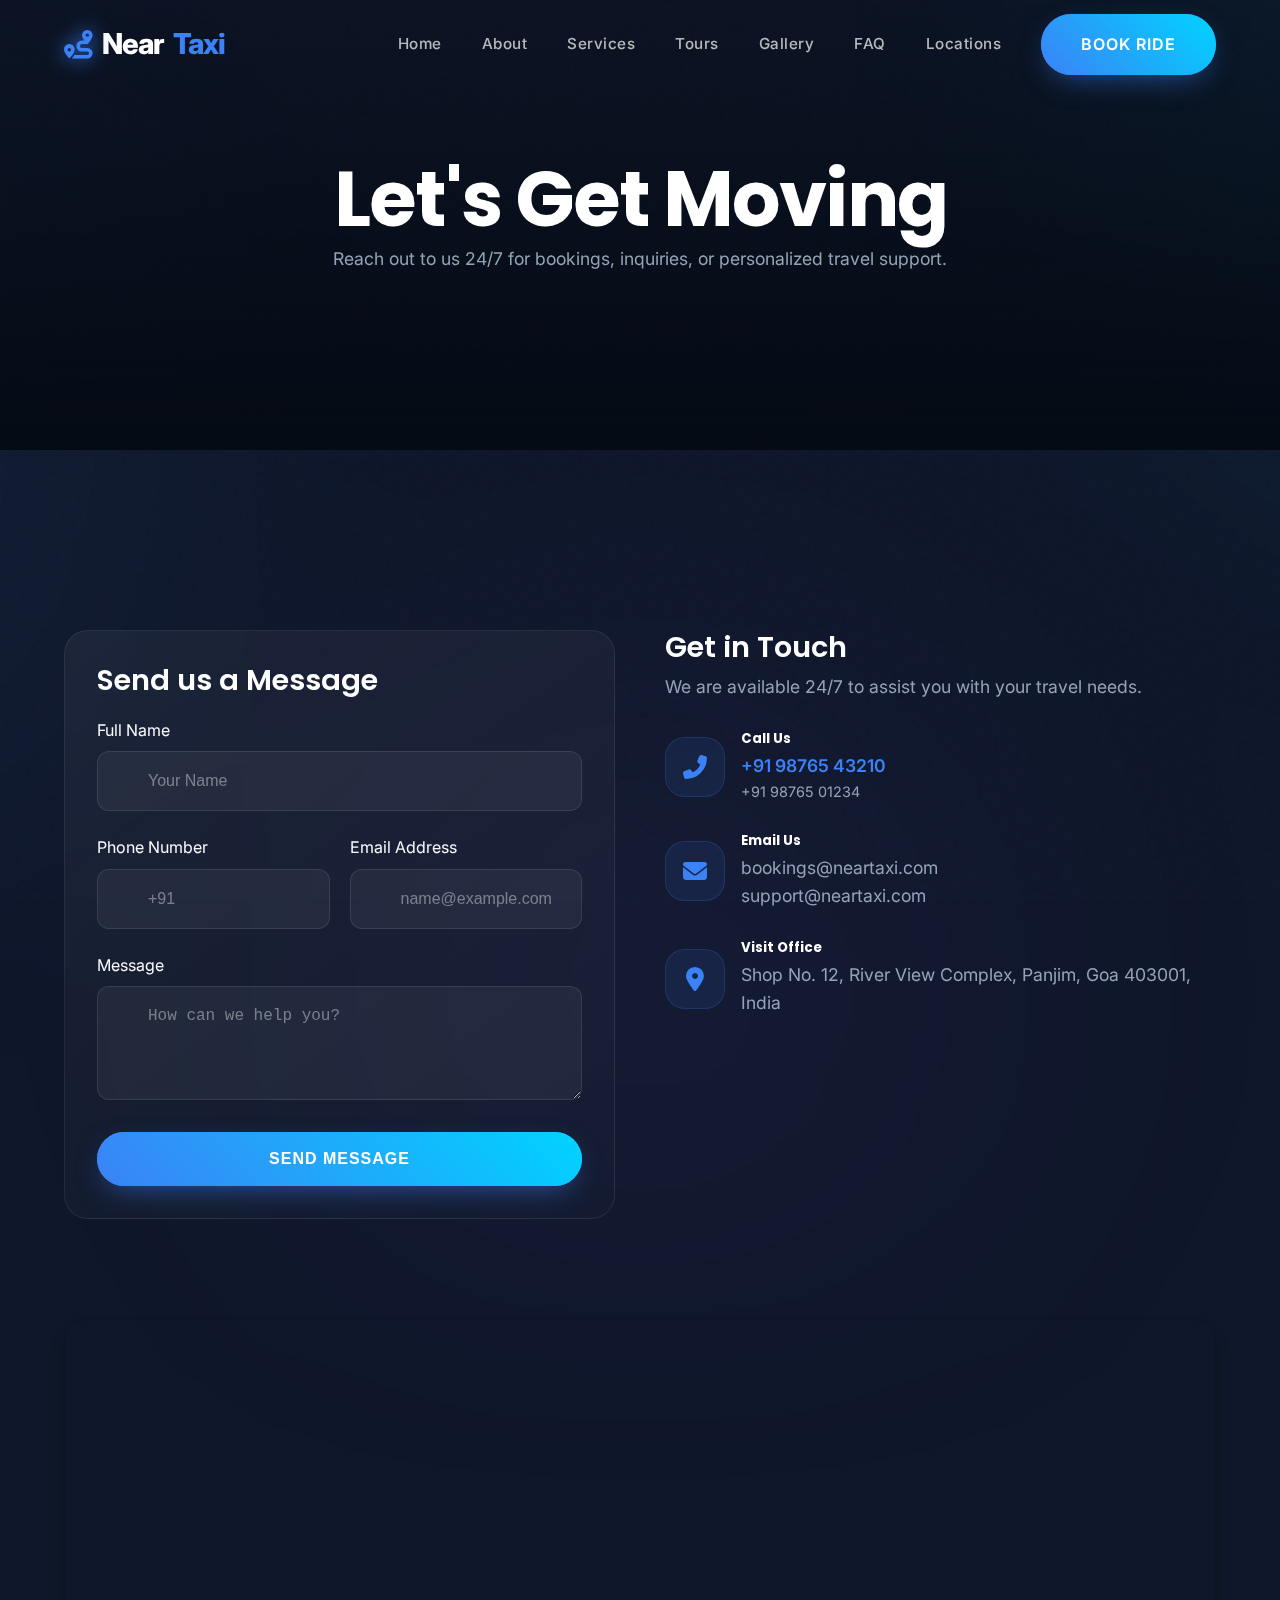
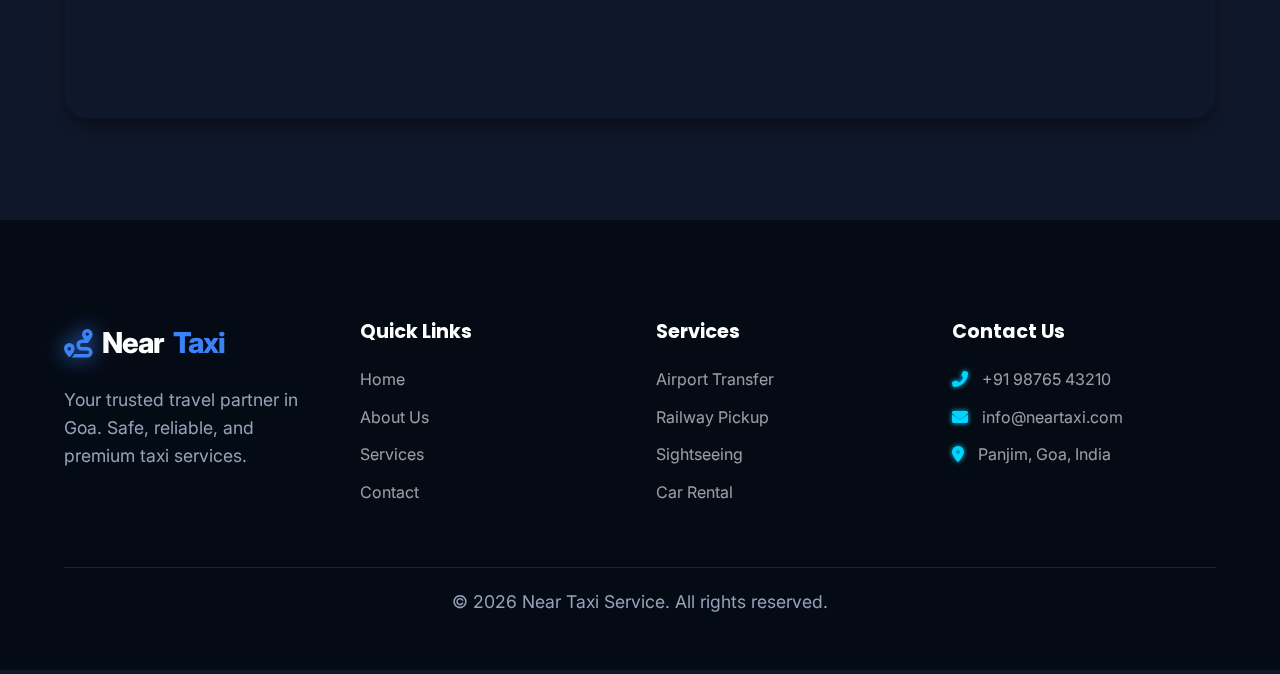
<file: contact.html>
<!DOCTYPE html>
<html lang="en">
<head>
    <meta charset="UTF-8">
    <meta name="viewport" content="width=device-width, initial-scale=1.0">
    <title>Contact Us - Near Taxi Service</title>
    
    <!-- Google Fonts -->
    <link rel="preconnect" href="https://fonts.googleapis.com">
    <link rel="preconnect" href="https://fonts.gstatic.com" crossorigin>
    <link href="https://fonts.googleapis.com/css2?family=Inter:wght@400;500;600&family=Poppins:wght@600;700&display=swap" rel="stylesheet">
    
    <!-- FontAwesome -->
    <link rel="stylesheet" href="https://cdnjs.cloudflare.com/ajax/libs/font-awesome/6.4.0/css/all.min.css">
    
    <!-- Custom CSS -->
    <link rel="stylesheet" href="style.css">
</head>
<body>
    <!-- Page Loader -->
    <div class="loader-wrapper">
        <div class="loader-content">
            <div class="cube-loader">
                <div class="cube-top"></div>
                <div class="cube-wrapper">
                    <span style="--i:0" class="cube-span"></span>
                    <span style="--i:1" class="cube-span"></span>
                    <span style="--i:2" class="cube-span"></span>
                    <span style="--i:3" class="cube-span"></span>
                </div>
            </div>
            <div class="loader-text">Near<span>Taxi</span></div>
        </div>
    </div>

    <!-- Navigation -->
    <nav class="navbar">
        <div class="container nav-container">
            <a href="index.html" class="logo">
                <i class="fas fa-route"></i>
                Near<span>Taxi</span>
            </a>
            <div class="nav-menu">
                <a href="index.html" class="nav-link">Home</a>
                <a href="about.html" class="nav-link">About</a>
                <a href="services.html" class="nav-link">Services</a>
                <a href="tours.html" class="nav-link">Tours</a>
                <a href="gallery.html" class="nav-link">Gallery</a>
                <a href="faq.html" class="nav-link">FAQ</a>
                <a href="locations.html" class="nav-link">Locations</a>
                <a href="contact.html" class="btn btn-primary btn-sm">Book Ride</a>
            </div>
            <div class="mobile-toggle">
                <i class="fas fa-bars"></i>
            </div>
        </div>
    </nav>

    <!-- Page Header -->
    <section class="page-header" style="background-image: url('https://images.unsplash.com/photo-1516738901171-8eb4fc13bd20?auto=format&fit=crop&w=1920&q=80');">
        <div class="page-header-content">
            <h1 class="reveal fade-up">Let's Get Moving</h1>
            <p class="reveal fade-up delay-100">Reach out to us 24/7 for bookings, inquiries, or personalized travel support.</p>
        </div>
    </section>

    <!-- Contact Section -->
    <section class="section">
        <div class="container">
            <div class="grid grid-2" style="gap: 50px;">
                <!-- Contact Form -->
                <div class="glass-card reveal fade-up">
                    <h3>Send us a Message</h3>
                    <form action="#" style="margin-top: 20px;">
                        <div class="form-group">
                            <label class="form-label" style="display: block; margin-bottom: 8px;">Full Name</label>
                            <input type="text" class="form-input" placeholder="Your Name">
                        </div>
                        <div class="grid grid-2" style="gap: 20px; margin-bottom: 24px;">
                            <div class="form-group" style="margin-bottom: 0;">
                                <label class="form-label" style="display: block; margin-bottom: 8px;">Phone Number</label>
                                <input type="tel" class="form-input" placeholder="+91">
                            </div>
                            <div class="form-group" style="margin-bottom: 0;">
                                <label class="form-label" style="display: block; margin-bottom: 8px;">Email Address</label>
                                <input type="email" class="form-input" placeholder="name@example.com">
                            </div>
                        </div>
                        <div class="form-group">
                            <label class="form-label" style="display: block; margin-bottom: 8px;">Message</label>
                            <textarea class="form-input" rows="4" placeholder="How can we help you?" style="height: auto; width: 100%;"></textarea>
                        </div>
                        <button type="submit" class="btn btn-primary" style="width: 100%;">Send Message</button>
                    </form>
                </div>

                <!-- Contact Info -->
                <div class="reveal fade-left delay-100">
                    <h3>Get in Touch</h3>
                    <p>We are available 24/7 to assist you with your travel needs.</p>
                    
                    <div style="margin-top: 30px;">
                        <div style="display: flex; align-items: center; gap: 16px; margin-bottom: 30px;">
                            <div class="service-icon" style="width: 60px; height: 60px; margin: 0; font-size: 1.5rem; flex-shrink: 0;">
                                <i class="fas fa-phone-alt"></i>
                            </div>
                            <div>
                                <h5 style="margin-bottom: 5px;">Call Us</h5>
                                <p style="margin: 0; font-size: 1.1rem; color: var(--secondary); font-weight: 600;">+91 98765 43210</p>
                                <p style="margin: 0; font-size: 0.9rem;">+91 98765 01234</p>
                            </div>
                        </div>

                        <div style="display: flex; align-items: center; gap: 16px; margin-bottom: 30px;">
                            <div class="service-icon" style="width: 60px; height: 60px; margin: 0; font-size: 1.5rem; flex-shrink: 0;">
                                <i class="fas fa-envelope"></i>
                            </div>
                            <div>
                                <h5 style="margin-bottom: 5px;">Email Us</h5>
                                <p style="margin: 0;">bookings@neartaxi.com</p>
                                <p style="margin: 0;">support@neartaxi.com</p>
                            </div>
                        </div>

                        <div style="display: flex; align-items: center; gap: 16px;">
                            <div class="service-icon" style="width: 60px; height: 60px; margin: 0; font-size: 1.5rem; flex-shrink: 0;">
                                <i class="fas fa-map-marker-alt"></i>
                            </div>
                            <div>
                                <h5 style="margin-bottom: 5px;">Visit Office</h5>
                                <p style="margin: 0;">Shop No. 12, River View Complex, Panjim, Goa 403001, India</p>
                            </div>
                        </div>
                    </div>
                </div>
            </div>
        </div>
    </section>

    <!-- Map -->
    <section class="section" style="padding-top: 0;">
        <div class="container">
             <div class="reveal fade-up" style="height: 400px; border-radius: var(--radius-lg); overflow: hidden; box-shadow: var(--shadow-md); border: 1px solid rgba(0,0,0,0.1);">
                <iframe src="https://www.google.com/maps/embed?pb=!1m18!1m12!1m3!1d3844.204558087948!2d73.82782731485296!3d15.498933256038318!2m3!1f0!2f0!3f0!3m2!1i1024!2i768!4f13.1!3m3!1m2!1s0x3bbfc0c2f8299827%3A0x673bdb74a580f4f9!2sPanaji%2C%20Goa!5e0!3m2!1sen!2sin!4v1684347714247!5m2!1sen!2sin" width="100%" height="100%" style="border:0;" allowfullscreen="" loading="lazy"></iframe>
            </div>
        </div>
    </section>

    <!-- Footer -->
    <footer class="footer">
        <div class="container">
            <div class="grid grid-4">
                <div>
                    <a href="index.html" class="logo" style="margin-bottom: 20px;">
                        <i class="fas fa-route"></i> Near<span>Taxi</span>
                    </a>
                    <p>Your trusted travel partner in Goa. Safe, reliable, and premium taxi services.</p>
                </div>
                <div>
                    <h4 class="footer-title">Quick Links</h4>
                    <ul>
                        <li><a href="index.html">Home</a></li>
                        <li><a href="about.html">About Us</a></li>
                        <li><a href="services.html">Services</a></li>
                        <li><a href="contact.html">Contact</a></li>
                    </ul>
                </div>
                <div>
                    <h4 class="footer-title">Services</h4>
                    <ul>
                        <li><a href="services.html#airport">Airport Transfer</a></li>
                        <li><a href="services.html#railway">Railway Pickup</a></li>
                        <li><a href="services.html#sightseeing">Sightseeing</a></li>
                        <li><a href="services.html#rental">Car Rental</a></li>
                    </ul>
                </div>
                <div>
                    <h4 class="footer-title">Contact Us</h4>
                    <ul>
                        <li><i class="fas fa-phone-alt" style="color: var(--secondary); margin-right: 10px;"></i> +91 98765 43210</li>
                        <li><i class="fas fa-envelope" style="color: var(--secondary); margin-right: 10px;"></i> info@neartaxi.com</li>
                        <li><i class="fas fa-map-marker-alt" style="color: var(--secondary); margin-right: 10px;"></i> Panjim, Goa, India</li>
                    </ul>
                </div>
            </div>
            <div style="text-align: center; margin-top: 50px; padding-top: 20px; border-top: 1px solid rgba(255,255,255,0.1);">
                <p>&copy; 2026 Near Taxi Service. All rights reserved.</p>
            </div>
        </div>
    </footer>

    <script src="script.js"></script>
</body>
</html>
</file>
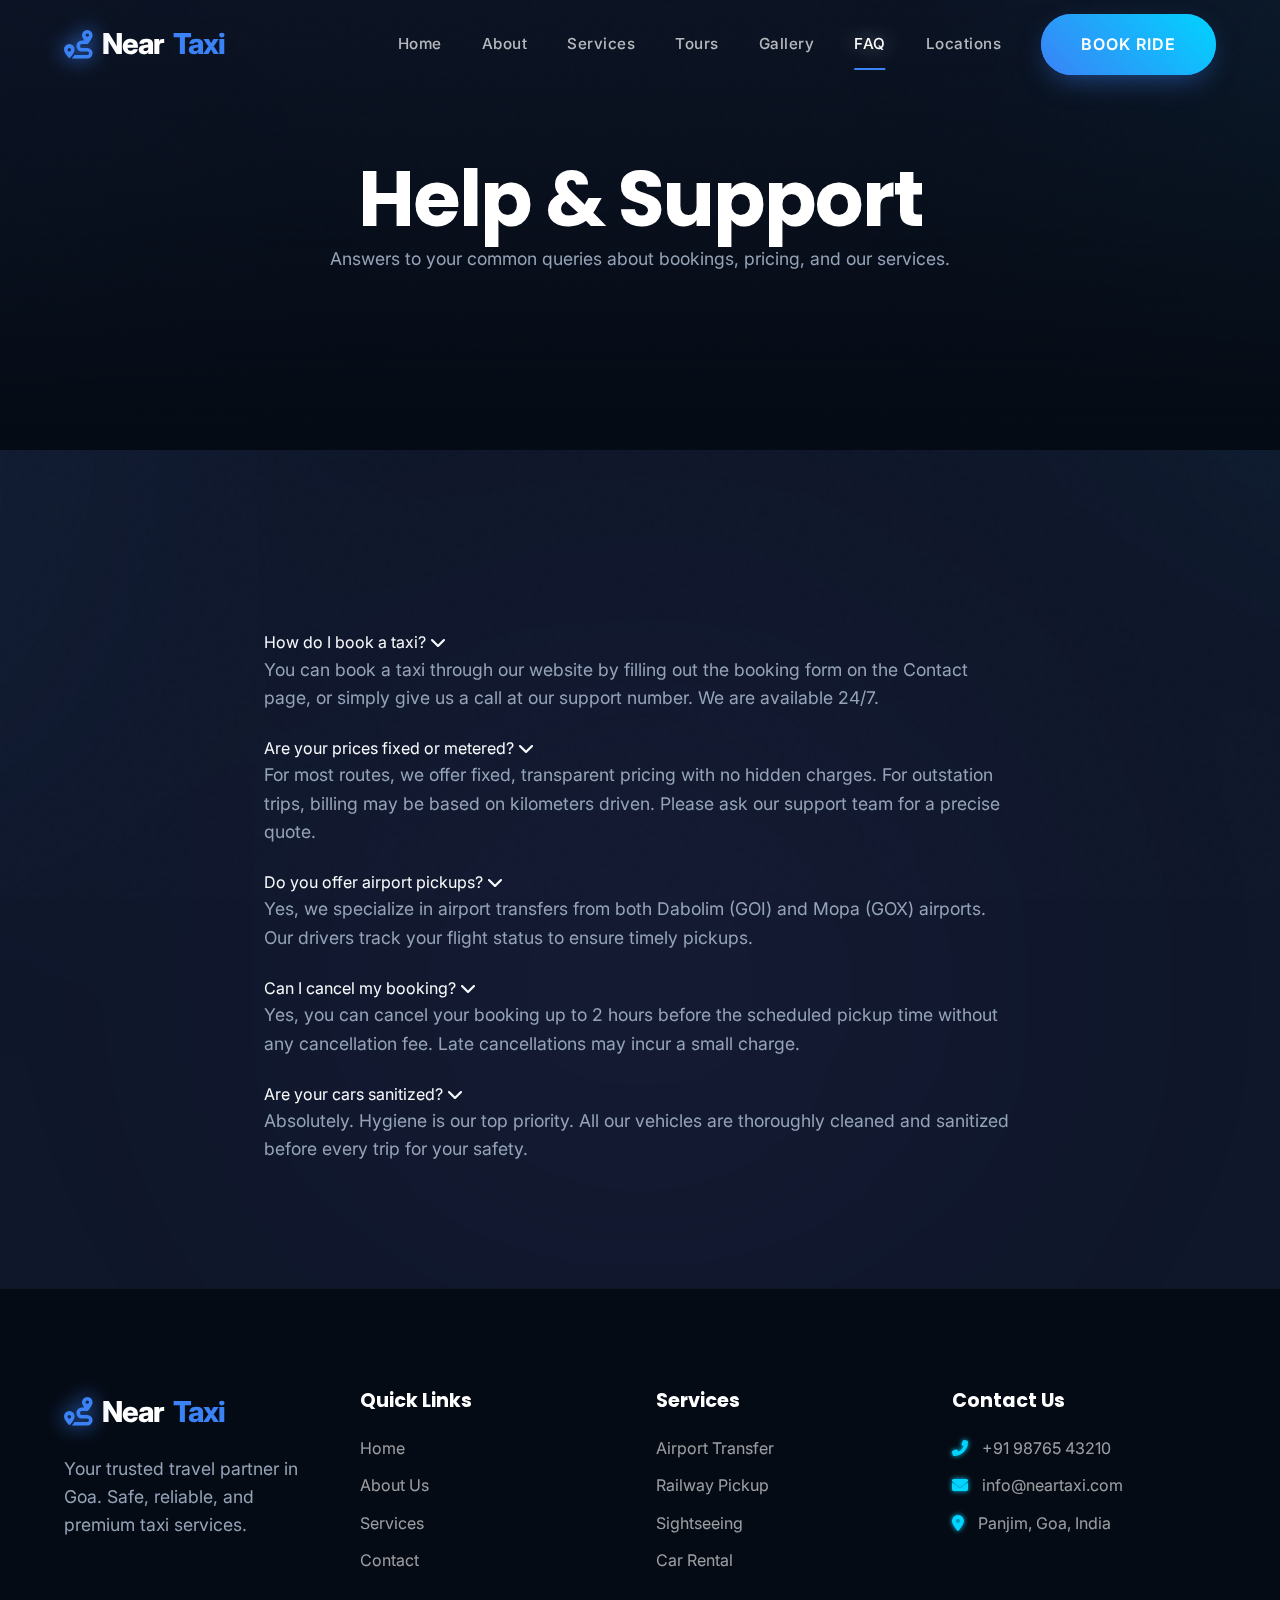
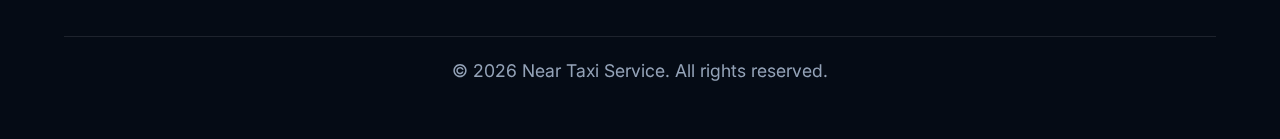
<file: faq.html>
<!DOCTYPE html>
<html lang="en">
<head>
    <meta charset="UTF-8">
    <meta name="viewport" content="width=device-width, initial-scale=1.0">
    <title>FAQ - Near Taxi Service</title>
    <!-- Google Fonts -->
    <link rel="preconnect" href="https://fonts.googleapis.com">
    <link rel="preconnect" href="https://fonts.gstatic.com" crossorigin>
    <link href="https://fonts.googleapis.com/css2?family=Inter:wght@400;500;600&family=Poppins:wght@600;700&display=swap" rel="stylesheet">
    <!-- FontAwesome -->
    <link rel="stylesheet" href="https://cdnjs.cloudflare.com/ajax/libs/font-awesome/6.4.0/css/all.min.css">
    <!-- Custom CSS -->
    <link rel="stylesheet" href="style.css">

</head>
<body>
    <!-- Page Loader -->
    <div class="loader-wrapper">
        <div class="loader-content">
            <div class="cube-loader">
                <div class="cube-top"></div>
                <div class="cube-wrapper">
                    <span style="--i:0" class="cube-span"></span>
                    <span style="--i:1" class="cube-span"></span>
                    <span style="--i:2" class="cube-span"></span>
                    <span style="--i:3" class="cube-span"></span>
                </div>
            </div>
            <div class="loader-text">Near<span>Taxi</span></div>
        </div>
    </div>

    <!-- Navigation -->
    <nav class="navbar">
        <div class="container nav-container">
            <a href="index.html" class="logo">
                <i class="fas fa-route"></i>
                Near<span>Taxi</span>
            </a>
            <div class="nav-menu">
                <a href="index.html" class="nav-link">Home</a>
                <a href="about.html" class="nav-link">About</a>
                <a href="services.html" class="nav-link">Services</a>
                <a href="tours.html" class="nav-link">Tours</a>
                <a href="gallery.html" class="nav-link">Gallery</a>
                <a href="faq.html" class="nav-link active">FAQ</a>
                <a href="locations.html" class="nav-link">Locations</a>
                <a href="contact.html" class="btn btn-primary btn-sm">Book Ride</a>
            </div>
            <div class="mobile-toggle">
                <i class="fas fa-bars"></i>
            </div>
        </div>
    </nav>

    <!-- Page Header -->
    <section class="page-header" style="background-image: url('https://images.unsplash.com/photo-1556740758-90de374c12ad?auto=format&fit=crop&w=1920&q=80');">
        <div class="page-header-content animate-on-scroll">
            <h1 class="fade-up">Help & Support</h1>
            <p class="fade-up delay-100">Answers to your common queries about bookings, pricing, and our services.</p>
        </div>
    </section>

    <!-- FAQ Content -->
    <section class="section">
        <div class="container" style="max-width: 800px;">
            <div class="accordion">
                <!-- Item 1 -->
                <div class="accordion-item animate-on-scroll">
                    <div class="accordion-header">
                        How do I book a taxi?
                        <i class="fas fa-chevron-down"></i>
                    </div>
                    <div class="accordion-body">
                        <p>You can book a taxi through our website by filling out the booking form on the Contact page, or simply give us a call at our support number. We are available 24/7.</p>
                    </div>
                </div>

                <!-- Item 2 -->
                <div class="accordion-item animate-on-scroll delay-100">
                    <div class="accordion-header">
                        Are your prices fixed or metered?
                        <i class="fas fa-chevron-down"></i>
                    </div>
                    <div class="accordion-body">
                        <p>For most routes, we offer fixed, transparent pricing with no hidden charges. For outstation trips, billing may be based on kilometers driven. Please ask our support team for a precise quote.</p>
                    </div>
                </div>

                <!-- Item 3 -->
                <div class="accordion-item animate-on-scroll delay-200">
                    <div class="accordion-header">
                        Do you offer airport pickups?
                        <i class="fas fa-chevron-down"></i>
                    </div>
                    <div class="accordion-body">
                        <p>Yes, we specialize in airport transfers from both Dabolim (GOI) and Mopa (GOX) airports. Our drivers track your flight status to ensure timely pickups.</p>
                    </div>
                </div>

                <!-- Item 4 -->
                <div class="accordion-item animate-on-scroll delay-300">
                    <div class="accordion-header">
                        Can I cancel my booking?
                        <i class="fas fa-chevron-down"></i>
                    </div>
                    <div class="accordion-body">
                        <p>Yes, you can cancel your booking up to 2 hours before the scheduled pickup time without any cancellation fee. Late cancellations may incur a small charge.</p>
                    </div>
                </div>

                 <!-- Item 5 -->
                 <div class="accordion-item animate-on-scroll">
                    <div class="accordion-header">
                        Are your cars sanitized?
                        <i class="fas fa-chevron-down"></i>
                    </div>
                    <div class="accordion-body">
                        <p>Absolutely. Hygiene is our top priority. All our vehicles are thoroughly cleaned and sanitized before every trip for your safety.</p>
                    </div>
                </div>
            </div>
        </div>
    </section>

    <!-- Footer -->
    <footer class="footer">
        <div class="container">
            <div class="grid grid-4">
                <div>
                    <a href="index.html" class="logo" style="margin-bottom: 20px;">
                        <i class="fas fa-route"></i> Near<span>Taxi</span>
                    </a>
                    <p>Your trusted travel partner in Goa. Safe, reliable, and premium taxi services.</p>
                </div>
                <div>
                    <h4 class="footer-title">Quick Links</h4>
                    <ul>
                        <li><a href="index.html">Home</a></li>
                        <li><a href="about.html">About Us</a></li>
                        <li><a href="services.html">Services</a></li>
                        <li><a href="contact.html">Contact</a></li>
                    </ul>
                </div>
                <div>
                    <h4 class="footer-title">Services</h4>
                    <ul>
                        <li><a href="services.html#airport">Airport Transfer</a></li>
                        <li><a href="services.html#railway">Railway Pickup</a></li>
                        <li><a href="services.html#sightseeing">Sightseeing</a></li>
                        <li><a href="services.html#rental">Car Rental</a></li>
                    </ul>
                </div>
                <div>
                    <h4 class="footer-title">Contact Us</h4>
                    <ul>
                        <li><i class="fas fa-phone-alt" style="color: var(--secondary); margin-right: 10px;"></i> +91 98765 43210</li>
                        <li><i class="fas fa-envelope" style="color: var(--secondary); margin-right: 10px;"></i> info@neartaxi.com</li>
                        <li><i class="fas fa-map-marker-alt" style="color: var(--secondary); margin-right: 10px;"></i> Panjim, Goa, India</li>
                    </ul>
                </div>
            </div>
            <div style="text-align: center; margin-top: 50px; padding-top: 20px; border-top: 1px solid rgba(255,255,255,0.1);">
                <p>&copy; 2026 Near Taxi Service. All rights reserved.</p>
            </div>
        </div>
    </footer>

    <script src="script.js"></script>

</body>
</html>
</file>
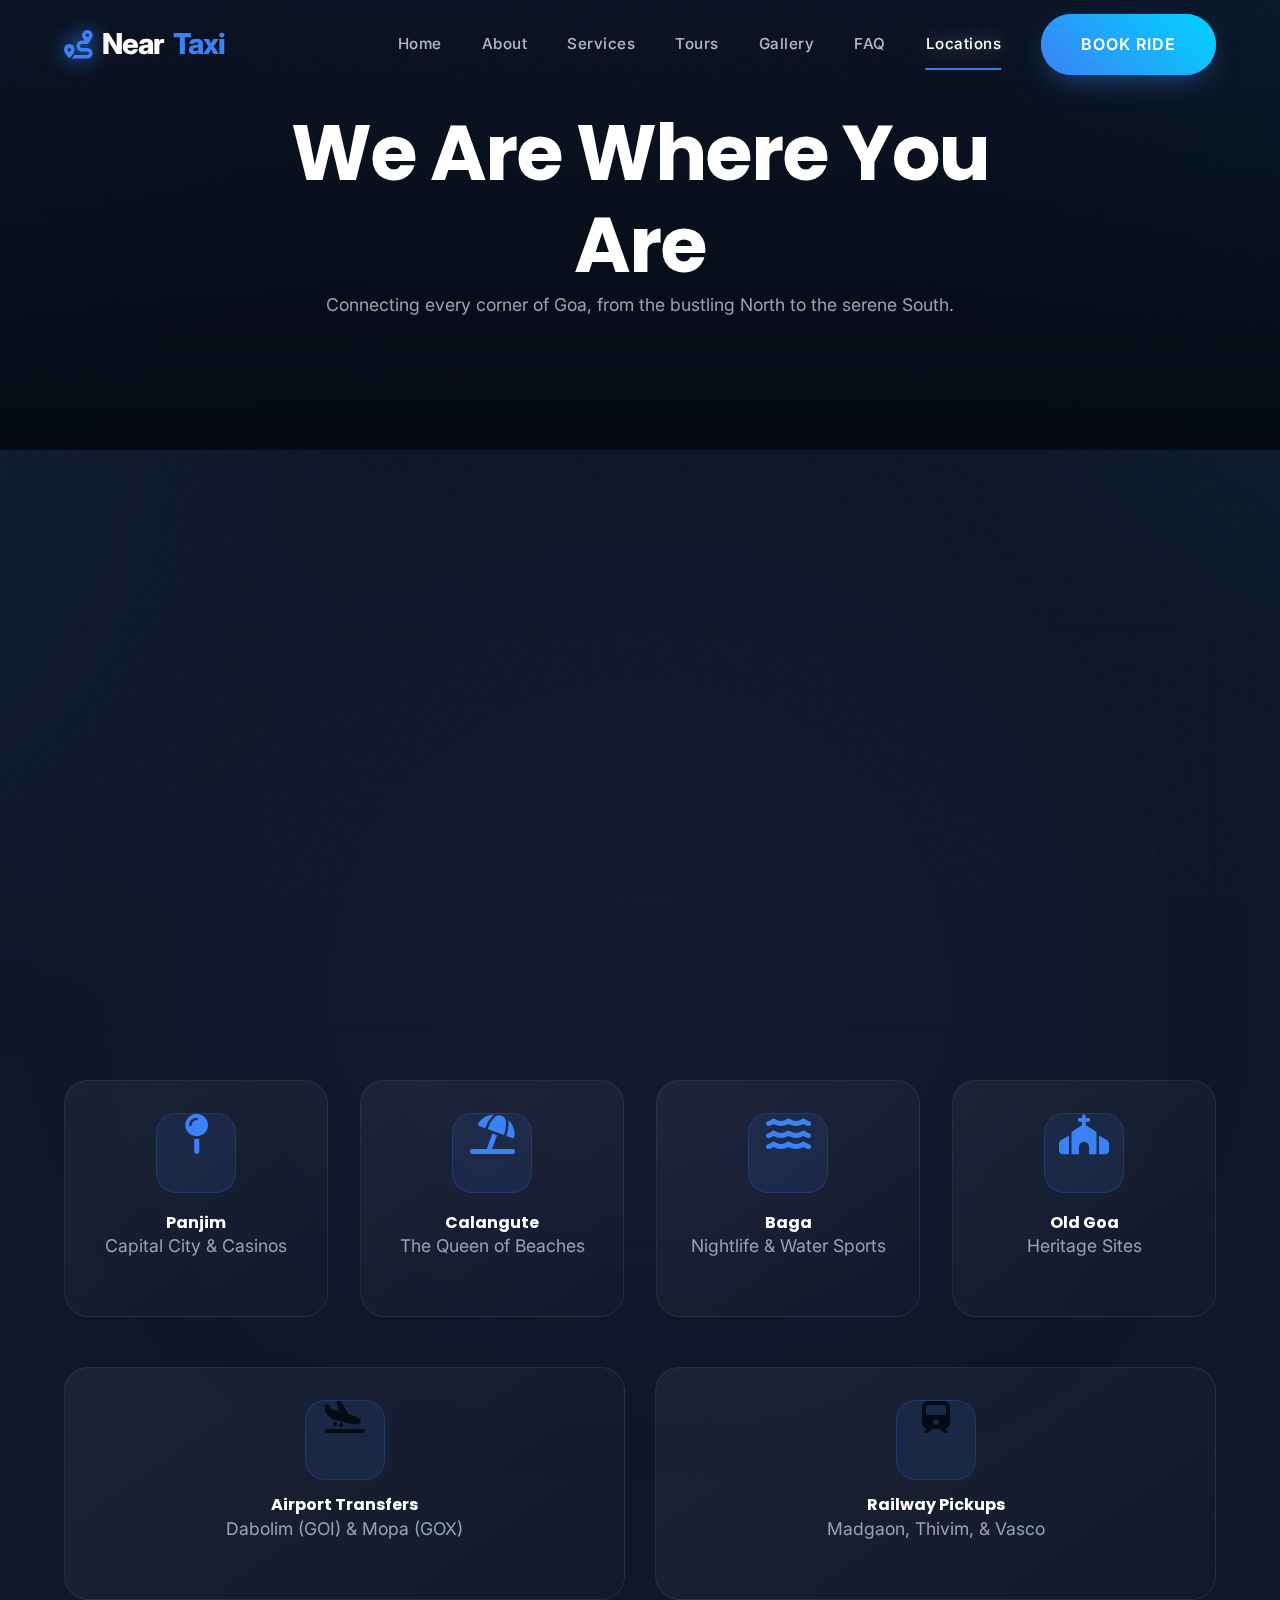
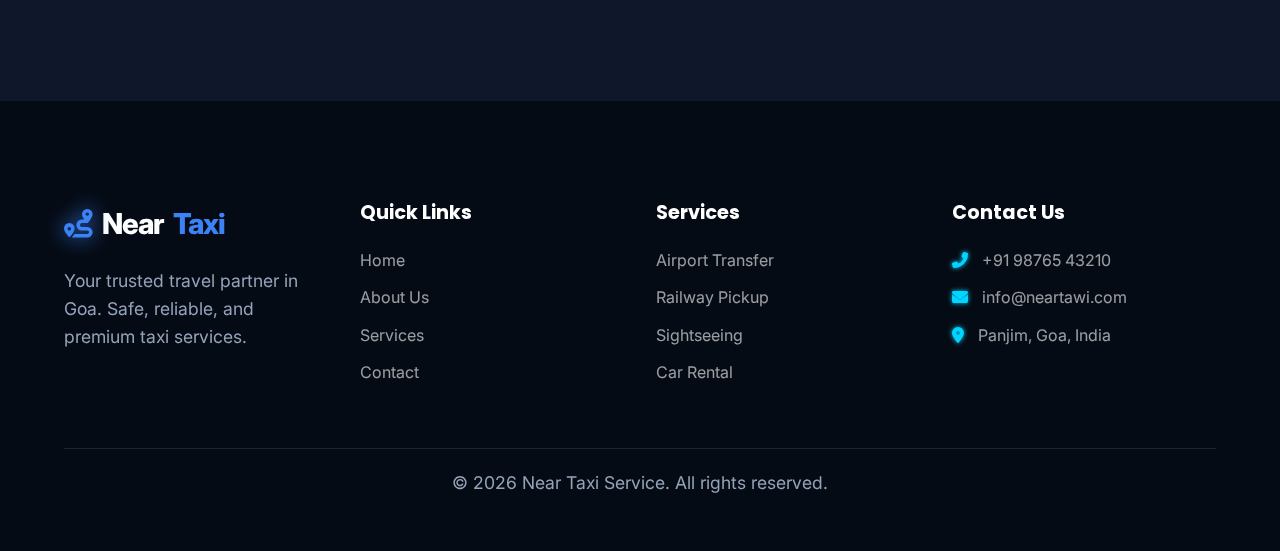
<file: locations.html>
<!DOCTYPE html>
<html lang="en">
<head>
    <meta charset="UTF-8">
    <meta name="viewport" content="width=device-width, initial-scale=1.0">
    <title>Service Locations - Near Taxi Service</title>
    <!-- Google Fonts -->
    <link rel="preconnect" href="https://fonts.googleapis.com">
    <link rel="preconnect" href="https://fonts.gstatic.com" crossorigin>
    <link href="https://fonts.googleapis.com/css2?family=Inter:wght@400;500;600&family=Poppins:wght@600;700&display=swap" rel="stylesheet">
    <!-- FontAwesome -->
    <link rel="stylesheet" href="https://cdnjs.cloudflare.com/ajax/libs/font-awesome/6.4.0/css/all.min.css">
    <!-- Custom CSS -->
    <link rel="stylesheet" href="style.css">
</head>
<body>
    <!-- Page Loader -->
    <div class="loader-wrapper">
        <div class="loader-content">
            <div class="cube-loader">
                <div class="cube-top"></div>
                <div class="cube-wrapper">
                    <span style="--i:0" class="cube-span"></span>
                    <span style="--i:1" class="cube-span"></span>
                    <span style="--i:2" class="cube-span"></span>
                    <span style="--i:3" class="cube-span"></span>
                </div>
            </div>
            <div class="loader-text">Near<span>Taxi</span></div>
        </div>
    </div>

    <!-- Navigation -->
    <nav class="navbar">
        <div class="container nav-container">
            <a href="index.html" class="logo">
                <i class="fas fa-route"></i>
                Near<span>Taxi</span>
            </a>
            <div class="nav-menu">
                <a href="index.html" class="nav-link">Home</a>
                <a href="about.html" class="nav-link">About</a>
                <a href="services.html" class="nav-link">Services</a>
                <a href="tours.html" class="nav-link">Tours</a>
                <a href="gallery.html" class="nav-link">Gallery</a>
                <a href="faq.html" class="nav-link">FAQ</a>
                <a href="locations.html" class="nav-link active">Locations</a>
                <a href="contact.html" class="btn btn-primary btn-sm">Book Ride</a>
            </div>
            <div class="mobile-toggle">
                <i class="fas fa-bars"></i>
            </div>
        </div>
    </nav>

    <!-- Page Header -->
    <section class="page-header" style="background-image: url('https://images.unsplash.com/photo-1549317661-bd32c8ce0db2?auto=format&fit=crop&w=1920&q=80');">
        <div class="page-header-content animate-on-scroll">
            <h1 class="fade-up">We Are Where You Are</h1>
            <p class="fade-up delay-100">Connecting every corner of Goa, from the bustling North to the serene South.</p>
        </div>
    </section>

    <!-- Map & Locations -->
    <section class="section">
        <div class="container">
            <div style="height: 400px; border-radius: var(--radius-lg); overflow: hidden; box-shadow: var(--shadow-xl); border: 1px solid rgba(0,0,0,0.1); margin-bottom: 50px;" class="animate-on-scroll">
                <iframe src="https://www.google.com/maps/embed?pb=!1m18!1m12!1m3!1d123043.68260126932!2d73.7419515664157!3d15.498933256038318!2m3!1f0!2f0!3f0!3m2!1i1024!2i768!4f13.1!3m3!1m2!1s0x3bbfc0c2f8299827%3A0x673bdb74a580f4f9!2sGoa!5e0!3m2!1sen!2sin!4v1684347714247!5m2!1sen!2sin" width="100%" height="100%" style="border:0;" allowfullscreen="" loading="lazy" referrerpolicy="no-referrer-when-downgrade"></iframe>
            </div>

            <div class="grid grid-4" style="margin-top: 50px;">
                <div class="glass-card text-center animate-on-scroll">
                    <i class="fas fa-map-pin service-icon" style="color: var(--secondary); font-size: 2.5rem; margin-bottom: 20px; display: block;"></i>
                    <h4>Panjim</h4>
                    <p>Capital City & Casinos</p>
                </div>
                <div class="glass-card text-center animate-on-scroll delay-100">
                    <i class="fas fa-umbrella-beach service-icon" style="color: var(--secondary); font-size: 2.5rem; margin-bottom: 20px; display: block;"></i>
                    <h4>Calangute</h4>
                    <p>The Queen of Beaches</p>
                </div>
                <div class="glass-card text-center animate-on-scroll delay-200">
                    <i class="fas fa-water service-icon" style="color: var(--secondary); font-size: 2.5rem; margin-bottom: 20px; display: block;"></i>
                    <h4>Baga</h4>
                    <p>Nightlife & Water Sports</p>
                </div>
                <div class="glass-card text-center animate-on-scroll delay-300">
                    <i class="fas fa-church service-icon" style="color: var(--secondary); font-size: 2.5rem; margin-bottom: 20px; display: block;"></i>
                    <h4>Old Goa</h4>
                    <p>Heritage Sites</p>
                </div>
            </div>
            
            <div class="grid grid-2 text-center" style="margin-top: 50px; gap: 30px;">
                <div class="glass-card animate-on-scroll delay-100">
                    <i class="fas fa-plane-arrival service-icon" style="color: var(--primary); font-size: 2rem; margin-bottom: 15px; display: block;"></i>
                    <h4>Airport Transfers</h4>
                    <p>Dabolim (GOI) & Mopa (GOX)</p>
                </div>
                <div class="glass-card animate-on-scroll delay-200">
                    <i class="fas fa-train service-icon" style="color: var(--primary); font-size: 2rem; margin-bottom: 15px; display: block;"></i>
                    <h4>Railway Pickups</h4>
                    <p>Madgaon, Thivim, & Vasco</p>
                </div>
            </div>
        </div>
    </section>

    <!-- Footer -->
    <footer class="footer">
        <div class="container">
            <div class="grid grid-4">
                <div>
                    <a href="index.html" class="logo" style="margin-bottom: 20px;">
                        <i class="fas fa-route"></i> Near<span>Taxi</span>
                    </a>
                    <p>Your trusted travel partner in Goa. Safe, reliable, and premium taxi services.</p>
                </div>
                <div>
                    <h4 class="footer-title">Quick Links</h4>
                    <ul>
                        <li><a href="index.html">Home</a></li>
                        <li><a href="about.html">About Us</a></li>
                        <li><a href="services.html">Services</a></li>
                        <li><a href="contact.html">Contact</a></li>
                    </ul>
                </div>
                <div>
                    <h4 class="footer-title">Services</h4>
                    <ul>
                        <li><a href="#">Airport Transfer</a></li>
                        <li><a href="#">Railway Pickup</a></li>
                        <li><a href="#">Sightseeing</a></li>
                        <li><a href="#">Car Rental</a></li>
                    </ul>
                </div>
                <div>
                    <h4 class="footer-title">Contact Us</h4>
                    <ul>
                        <li><i class="fas fa-phone-alt" style="color: var(--secondary); margin-right: 10px;"></i> +91 98765 43210</li>
                        <li><i class="fas fa-envelope" style="color: var(--secondary); margin-right: 10px;"></i> info@neartawi.com</li>
                        <li><i class="fas fa-map-marker-alt" style="color: var(--secondary); margin-right: 10px;"></i> Panjim, Goa, India</li>
                    </ul>
                </div>
            </div>
            <div style="text-align: center; margin-top: 50px; padding-top: 20px; border-top: 1px solid rgba(255,255,255,0.1);">
                <p>&copy; 2026 Near Taxi Service. All rights reserved.</p>
            </div>
        </div>
    </footer>

    <script src="script.js"></script>
</body>
</html>
</file>
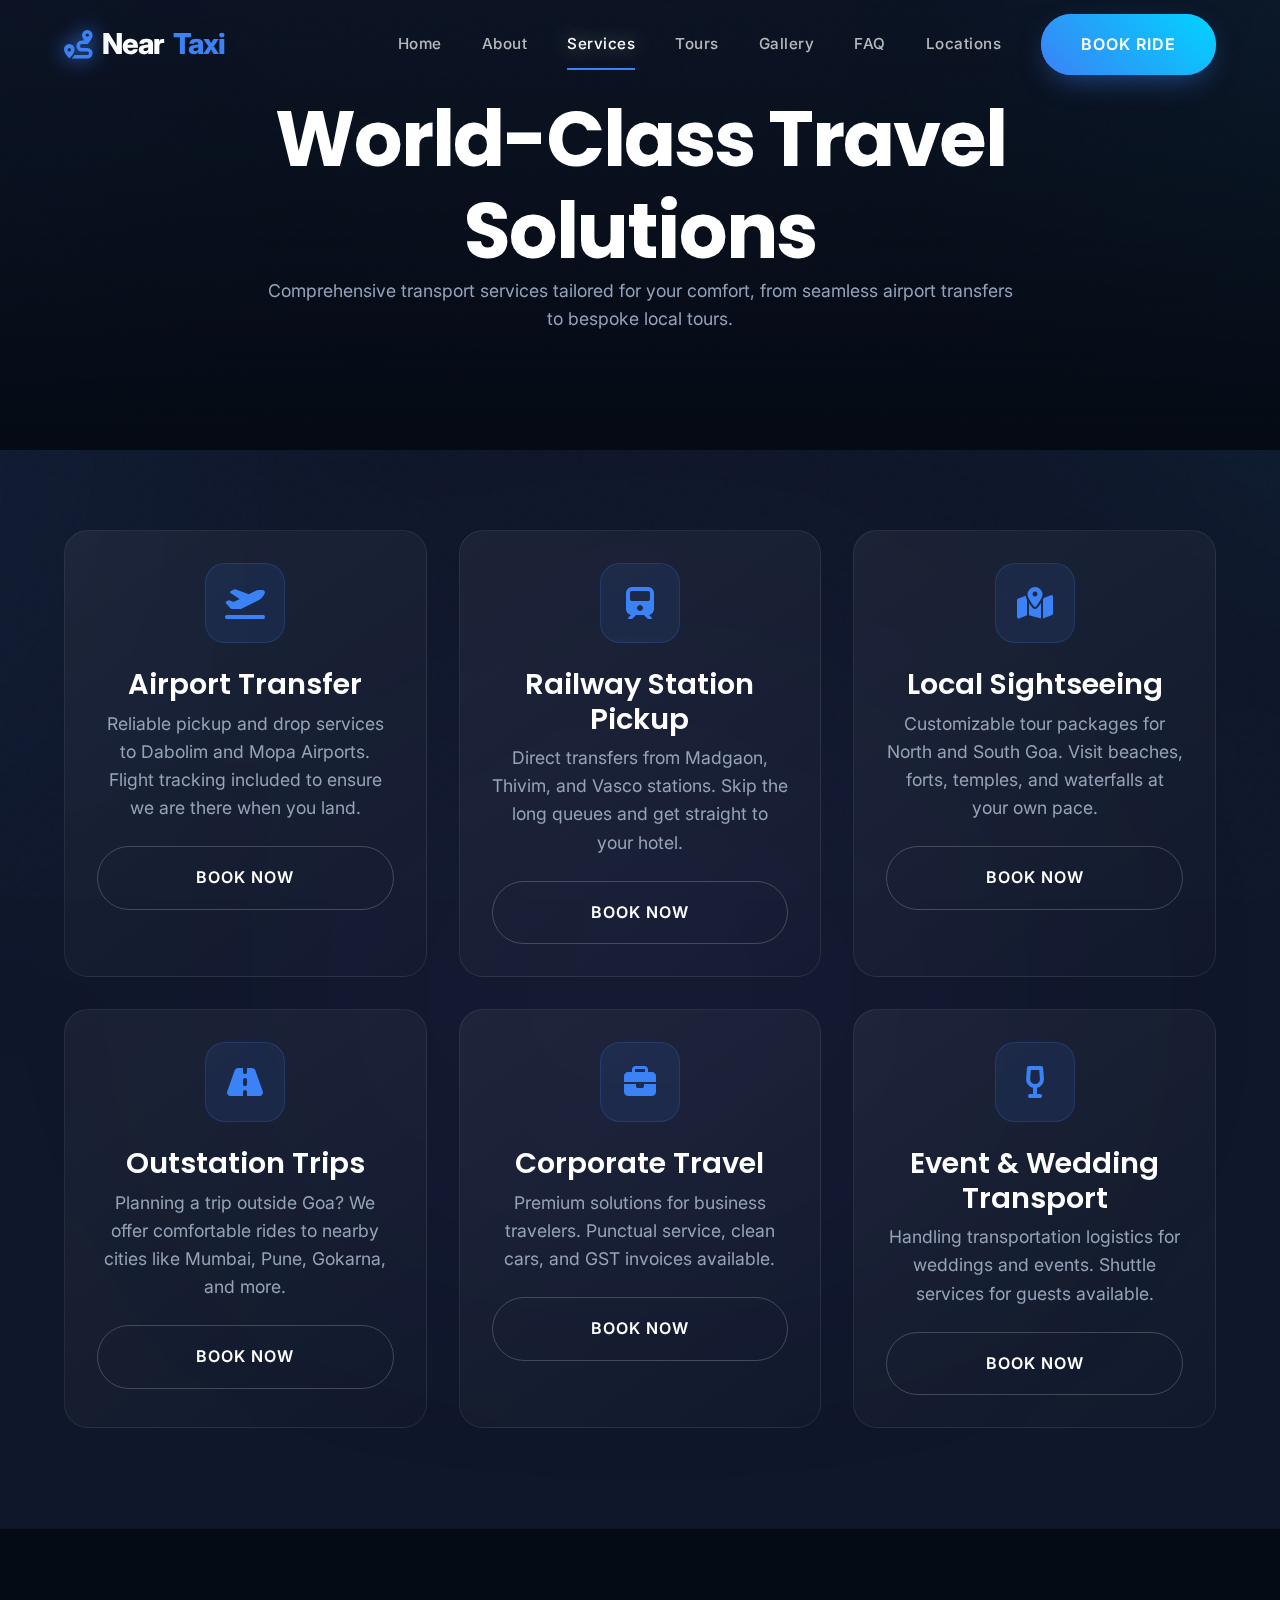
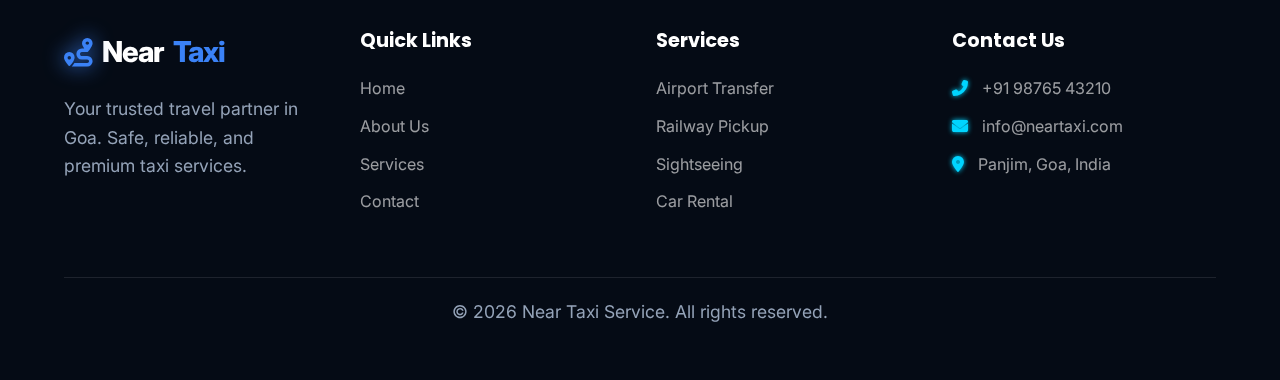
<file: services.html>
<!DOCTYPE html>
<html lang="en">
<head>
    <meta charset="UTF-8">
    <meta name="viewport" content="width=device-width, initial-scale=1.0">
    <title>Our Services - Near Taxi Service</title>
    
    <!-- Google Fonts -->
    <link rel="preconnect" href="https://fonts.googleapis.com">
    <link rel="preconnect" href="https://fonts.gstatic.com" crossorigin>
    <link href="https://fonts.googleapis.com/css2?family=Inter:wght@400;500;600&family=Poppins:wght@600;700&display=swap" rel="stylesheet">
    
    <!-- FontAwesome -->
    <link rel="stylesheet" href="https://cdnjs.cloudflare.com/ajax/libs/font-awesome/6.4.0/css/all.min.css">
    
    <!-- Custom CSS -->
    <link rel="stylesheet" href="style.css">
</head>
<body>
    <!-- Page Loader -->
    <div class="loader-wrapper">
        <div class="loader-content">
            <div class="cube-loader">
                <div class="cube-top"></div>
                <div class="cube-wrapper">
                    <span style="--i:0" class="cube-span"></span>
                    <span style="--i:1" class="cube-span"></span>
                    <span style="--i:2" class="cube-span"></span>
                    <span style="--i:3" class="cube-span"></span>
                </div>
            </div>
            <div class="loader-text">Near<span>Taxi</span></div>
        </div>
    </div>

    <!-- Navigation -->
    <nav class="navbar">
        <div class="container nav-container">
            <a href="index.html" class="logo">
                <i class="fas fa-route"></i>
                Near<span>Taxi</span>
            </a>
            <div class="nav-menu">
                <a href="index.html" class="nav-link">Home</a>
                <a href="about.html" class="nav-link">About</a>
                <a href="services.html" class="nav-link active">Services</a>
                <a href="tours.html" class="nav-link">Tours</a>
                <a href="gallery.html" class="nav-link">Gallery</a>
                <a href="faq.html" class="nav-link">FAQ</a>
                <a href="locations.html" class="nav-link">Locations</a>
                <a href="contact.html" class="btn btn-primary btn-sm">Book Ride</a>
            </div>
            <div class="mobile-toggle">
                <i class="fas fa-bars"></i>
            </div>
        </div>
    </nav>

    <!-- Page Header -->
    <section class="page-header" style="background-image: url('https://images.unsplash.com/photo-1449965408869-eaa3f722e40d?auto=format&fit=crop&w=1920&q=80');">
        <div class="page-header-content">
            <h1 class="reveal fade-up">World-Class Travel Solutions</h1>
            <p class="reveal fade-up delay-100">Comprehensive transport services tailored for your comfort, from seamless airport transfers to bespoke local tours.</p>
        </div>
    </section>

    <!-- Services Grid -->
    <section class="section" style="padding-top: 0;">
        <div class="container">
            <div class="grid grid-3">
                <!-- Airport -->
                <div class="glass-card reveal fade-up text-center" id="airport">
                    <i class="fas fa-plane-departure service-icon"></i>
                    <h3>Airport Transfer</h3>
                    <p>Reliable pickup and drop services to Dabolim and Mopa Airports. Flight tracking included to ensure we are there when you land.</p>
                    <a href="contact.html" class="btn btn-outline" style="width: 100%;">Book Now</a>
                </div>
                
                <!-- Railway -->
                <div class="glass-card reveal fade-up delay-100 text-center" id="railway">
                    <i class="fas fa-train service-icon"></i>
                    <h3>Railway Station Pickup</h3>
                    <p>Direct transfers from Madgaon, Thivim, and Vasco stations. Skip the long queues and get straight to your hotel.</p>
                    <a href="contact.html" class="btn btn-outline" style="width: 100%;">Book Now</a>
                </div>

                <!-- Sightseeing -->
                <div class="glass-card reveal fade-up delay-200 text-center" id="sightseeing">
                    <i class="fas fa-map-marked-alt service-icon"></i>
                    <h3>Local Sightseeing</h3>
                    <p>Customizable tour packages for North and South Goa. Visit beaches, forts, temples, and waterfalls at your own pace.</p>
                    <a href="contact.html" class="btn btn-outline" style="width: 100%;">Book Now</a>
                </div>

                <!-- Outstation -->
                <div class="glass-card reveal fade-up delay-300 text-center" id="rental">
                    <i class="fas fa-road service-icon"></i>
                    <h3>Outstation Trips</h3>
                    <p>Planning a trip outside Goa? We offer comfortable rides to nearby cities like Mumbai, Pune, Gokarna, and more.</p>
                    <a href="contact.html" class="btn btn-outline" style="width: 100%;">Book Now</a>
                </div>

                <!-- Corporate -->
                <div class="glass-card reveal fade-up delay-100 text-center">
                    <i class="fas fa-briefcase service-icon"></i>
                    <h3>Corporate Travel</h3>
                    <p>Premium solutions for business travelers. Punctual service, clean cars, and GST invoices available.</p>
                    <a href="contact.html" class="btn btn-outline" style="width: 100%;">Book Now</a>
                </div>

                <!-- Events -->
                <div class="glass-card reveal fade-up delay-200 text-center">
                    <i class="fas fa-wine-glass-alt service-icon"></i>
                    <h3>Event & Wedding Transport</h3>
                    <p>Handling transportation logistics for weddings and events. Shuttle services for guests available.</p>
                    <a href="contact.html" class="btn btn-outline" style="width: 100%;">Book Now</a>
                </div>
            </div>
        </div>
    </section>

    <!-- Footer -->
    <footer class="footer">
        <div class="container">
            <div class="grid grid-4">
                <div>
                    <a href="index.html" class="logo" style="margin-bottom: 20px;">
                        <i class="fas fa-route"></i> Near<span>Taxi</span>
                    </a>
                    <p>Your trusted travel partner in Goa. Safe, reliable, and premium taxi services.</p>
                </div>
                <div>
                    <h4 class="footer-title">Quick Links</h4>
                    <ul>
                        <li><a href="index.html">Home</a></li>
                        <li><a href="about.html">About Us</a></li>
                        <li><a href="services.html">Services</a></li>
                        <li><a href="contact.html">Contact</a></li>
                    </ul>
                </div>
                <div>
                    <h4 class="footer-title">Services</h4>
                    <ul>
                        <li><a href="services.html#airport">Airport Transfer</a></li>
                        <li><a href="services.html#railway">Railway Pickup</a></li>
                        <li><a href="services.html#sightseeing">Sightseeing</a></li>
                        <li><a href="services.html#rental">Car Rental</a></li>
                    </ul>
                </div>
                <div>
                    <h4 class="footer-title">Contact Us</h4>
                    <ul>
                        <li><i class="fas fa-phone-alt" style="color: var(--secondary); margin-right: 10px;"></i> +91 98765 43210</li>
                        <li><i class="fas fa-envelope" style="color: var(--secondary); margin-right: 10px;"></i> info@neartaxi.com</li>
                        <li><i class="fas fa-map-marker-alt" style="color: var(--secondary); margin-right: 10px;"></i> Panjim, Goa, India</li>
                    </ul>
                </div>
            </div>
            <div style="text-align: center; margin-top: 50px; padding-top: 20px; border-top: 1px solid rgba(255,255,255,0.1);">
                <p>&copy; 2026 Near Taxi Service. All rights reserved.</p>
            </div>
        </div>
    </footer>

    <script src="script.js"></script>
</body>
</html>
</file>
<file: style.css>
/* 
   Project: Near Taxi Service - Premium Redesign
   Theme: Midnight Luxury (Glassmorphism & 3D)
   Last Updated: 2026
*/

/* =========================================
   1. VARIABLES & DESIGN TOKENS
   ========================================= */
:root {
    /* Core Palette - Midnight Luxury Upgrade */
    --primary: #050B14;      /* Midnight Black */
    --secondary: #3B82F6;    /* Electric Blue */
    --accent: #00D4FF;       /* Neon Cyan */
    --luxury-accent: #F59E0B; /* Amber Gold for Premium touches */
    
    /* Backgrounds */
    --background: #0f172a;   /* Deep Blue-Grey */
    --surface: #1e293b;      /* Lighter Blue-Grey */
    --glass-surface: rgba(255, 255, 255, 0.03);
    
    /* Text Colors */
    --text-main: #f8fafc;    /* Off-white for dark mode base */
    --text-muted: #94a3b8;   /* Cool Grey */
    --text-inv: #050B14;     /* Dark text for light backgrounds */
    
    /* Gradients */
    --grad-primary: linear-gradient(135deg, #050B14 0%, #1e293b 100%);
    --grad-accent: linear-gradient(135deg, #3B82F6 0%, #00D4FF 100%);
    --grad-luxury: linear-gradient(135deg, #F59E0B 0%, #FCD34D 100%);
    --grad-glow: radial-gradient(circle at center, rgba(59, 130, 246, 0.15) 0%, transparent 70%);
    --grad-glass: linear-gradient(145deg, rgba(255, 255, 255, 0.05), rgba(255, 255, 255, 0.01));
    
    /* Glassmorphism */
    --glass-bg: rgba(15, 23, 42, 0.6);
    --glass-border: rgba(255, 255, 255, 0.08);
    --glass-blur: blur(20px);
    --glass-shadow: 0 8px 32px 0 rgba(0, 0, 0, 0.3);
    
    /* Shadows & Depth */
    --shadow-sm: 0 4px 6px -1px rgba(0, 0, 0, 0.3);
    --shadow-md: 0 10px 15px -3px rgba(0, 0, 0, 0.4);
    --shadow-lg: 0 20px 25px -5px rgba(0, 0, 0, 0.5);
    --shadow-neon: 0 0 20px rgba(59, 130, 246, 0.3);
    
    /* Typography */
    --font-heading: 'Poppins', sans-serif;
    --font-body: 'Inter', sans-serif;
    
    /* Spacing & Layout */
    --container: 1200px;
    --header-height: 90px;
    --radius-sm: 8px;
    --radius-md: 12px;
    --radius-lg: 24px;
    --radius-xl: 40px;
}

/* =========================================
   2. GLOBAL RESET & BASE
   ========================================= */
*, *::before, *::after {
    margin: 0;
    padding: 0;
    box-sizing: border-box;
}

html {
    scroll-behavior: smooth;
    font-size: 16px;
}

body {
    font-family: var(--font-body);
    background-color: var(--background);
    color: var(--text-main);
    line-height: 1.6;
    overflow-x: hidden;
    position: relative;
    min-height: 100vh;
}

/* Advanced Animated Mesh Background (Dark Mode) */
body::before {
    content: '';
    position: fixed;
    top: -50%; left: -50%;
    width: 200%; height: 200%;
    background: 
        radial-gradient(circle at 15% 50%, rgba(59, 130, 246, 0.08) 0%, transparent 25%),
        radial-gradient(circle at 85% 30%, rgba(0, 212, 255, 0.08) 0%, transparent 25%),
        radial-gradient(circle at 50% 80%, rgba(139, 92, 246, 0.05) 0%, transparent 30%); 
    filter: blur(100px);
    opacity: 1;
    z-index: -2;
    animation: backgroundFloat 20s ease-in-out infinite alternate;
    pointer-events: none;
}

/* Noise Texture */
body::after {
    content: '';
    position: fixed;
    top: 0; left: 0; 
    width: 100%; height: 100%;
    background-image: url("data:image/svg+xml,%3Csvg viewBox='0 0 200 200' xmlns='http://www.w3.org/2000/svg'%3E%3Cfilter id='noiseFilter'%3E%3CfeTurbulence type='fractalNoise' baseFrequency='0.8' numOctaves='3' stitchTiles='stitch'/%3E%3C/filter%3E%3Crect width='100%25' height='100%25' filter='url(%23noiseFilter)' opacity='0.05'/%3E%3C/svg%3E");
    z-index: -1;
    pointer-events: none;
    opacity: 0.3;
}

@keyframes backgroundFloat {
    0% { transform: translate(0, 0) rotate(0deg); }
    100% { transform: translate(-20px, 20px) rotate(2deg); }
}

h1, h2, h3, h4, h5, h6 {
    font-family: var(--font-heading);
    color: white;
    line-height: 1.2;
    font-weight: 700;
}

h1 { font-size: clamp(3rem, 6vw, 5rem); letter-spacing: -2px; }
h2 { font-size: clamp(2.5rem, 5vw, 3.5rem); letter-spacing: -1px; margin-bottom: 1rem; }
h3 { font-size: 1.8rem; font-weight: 600; margin-bottom: 0.5rem; }

p { color: var(--text-muted); font-size: 1.1rem; margin-bottom: 1.5rem; }

a { text-decoration: none; color: inherit; transition: 0.3s ease; cursor: none; }
ul { list-style: none; }
img { max-width: 100%; display: block; }

/* =========================================
   3. UTILITIES & GLASSMORPHISM
   ========================================= */
.container {
    max-width: var(--container);
    margin: 0 auto;
    padding: 0 24px;
    width: 100%;
}

.glass-panel {
    background: var(--glass-bg);
    backdrop-filter: var(--glass-blur);
    -webkit-backdrop-filter: var(--glass-blur);
    border: 1px solid var(--glass-border);
    box-shadow: var(--glass-shadow);
    border-radius: var(--radius-lg);
}

.glass-card {
    background: var(--grad-glass);
    backdrop-filter: blur(20px);
    -webkit-backdrop-filter: blur(20px);
    border: 1px solid var(--glass-border);
    border-radius: var(--radius-lg);
    padding: 32px;
    transition: all 0.5s cubic-bezier(0.175, 0.885, 0.32, 1.275);
    position: relative;
    overflow: hidden;
}

.glass-card:hover {
    transform: translateY(-10px) scale(1.02);
    box-shadow: var(--shadow-neon);
    border-color: rgba(59, 130, 246, 0.4);
    background: linear-gradient(145deg, rgba(255, 255, 255, 0.1), rgba(255, 255, 255, 0.02));
}

.glass-card::after {
    content: '';
    position: absolute;
    top: 0; left: -100%;
    width: 100%; height: 100%;
    background: linear-gradient(90deg, transparent, rgba(255,255,255,0.1), transparent);
    transition: 0.6s;
}

.glass-card:hover::after {
    left: 100%;
}

.text-gradient {
    background: var(--grad-accent);
    -webkit-background-clip: text;
    background-clip: text;
    -webkit-text-fill-color: transparent;
    display: inline-block;
}

.text-luxury {
    background: var(--grad-luxury);
    -webkit-background-clip: text;
    background-clip: text;
    -webkit-text-fill-color: transparent;
    display: inline-block;
}

.hero-actions {
    margin-top: 32px;
    display: flex;
    gap: 16px;
    flex-wrap: wrap;
}

.section { padding: 100px 0; position: relative; }
.text-center { text-align: center; }

/* Grid Layouts - Modernized */
.grid { display: grid; gap: 32px; }
.grid-2 { grid-template-columns: repeat(2, 1fr); }
.grid-3 { grid-template-columns: repeat(3, 1fr); }
.grid-4 { grid-template-columns: repeat(4, 1fr); }

/* Bento Grid Placeholder Utility */
.bento-grid {
    display: grid;
    grid-template-columns: repeat(4, 1fr);
    grid-template-rows: repeat(2, minmax(250px, auto));
    gap: 24px;
}
.bento-large { grid-column: span 2; grid-row: span 2; }
.bento-wide { grid-column: span 2; }
.bento-tall { grid-row: span 2; }

/* =========================================
   4. COMPONENTS
   ========================================= */

/* Buttons with Magnetic Effect Logic (JS needed for full effect, CSS handles style) */
.btn {
    display: inline-flex;
    align-items: center;
    justify-content: center;
    padding: 18px 40px;
    border-radius: 100px;
    font-weight: 600;
    font-size: 1rem;
    transition: all 0.3s cubic-bezier(0.23, 1, 0.32, 1);
    border: none;
    position: relative;
    overflow: hidden;
    z-index: 1;
    text-transform: uppercase;
    letter-spacing: 1px;
}

.btn-primary {
    background: var(--secondary);
    color: white;
    box-shadow: 0 10px 30px -10px rgba(59, 130, 246, 0.6);
}

.btn-primary::before {
    content: '';
    position: absolute;
    top: 0; left: 0; width: 100%; height: 100%;
    background: linear-gradient(45deg, var(--secondary), var(--accent));
    z-index: -1;
    transition: transform 0.6s ease;
}

.btn-primary:hover {
    transform: translateY(-5px);
    box-shadow: 0 20px 40px -10px rgba(59, 130, 246, 0.8);
}

.btn-primary:hover::before {
    transform: scale(1.1);
}

.btn-outline {
    background: transparent;
    border: 1px solid rgba(255,255,255,0.2);
    color: white;
}

.btn-outline:hover {
    background: rgba(255,255,255,0.1);
    border-color: white;
    box-shadow: 0 0 20px rgba(255,255,255,0.2);
}

/* Form Elements */
.form-group { position: relative; margin-bottom: 24px; }

.form-input {
    width: 100%;
    padding: 20px 20px 20px 50px;
    background: rgba(255, 255, 255, 0.05); /* Dark mode input */
    border: 1px solid rgba(255, 255, 255, 0.1);
    border-radius: var(--radius-md);
    font-size: 1rem;
    transition: 0.3s;
    color: white;
}

.form-input::placeholder { color: rgba(255,255,255,0.4); }

.form-input:focus {
    outline: none;
    border-color: var(--secondary);
    background: rgba(255, 255, 255, 0.1);
    box-shadow: 0 0 0 4px rgba(59, 130, 246, 0.2);
}

.input-icon {
    position: absolute;
    left: 20px;
    top: 50%;
    transform: translateY(-50%);
    color: var(--secondary);
    font-size: 1.2rem;
    pointer-events: none;
}

/* =========================================
   5. NAVIGATION
   ========================================= */
.navbar {
    position: fixed;
    top: 0; left: 0; width: 100%;
    height: var(--header-height);
    z-index: 1000;
    transition: all 0.4s ease;
    display: flex;
    align-items: center;
    border-bottom: 1px solid transparent;
}

.navbar.scrolled {
    background: rgba(5, 11, 20, 0.8);
    backdrop-filter: blur(24px);
    border-bottom: 1px solid rgba(255,255,255,0.05);
    height: 80px;
}

.nav-container {
    display: flex;
    justify-content: space-between;
    align-items: center;
}

.logo {
    font-size: 1.8rem;
    font-weight: 800;
    letter-spacing: -1px;
    color: white;
    display: flex;
    align-items: center;
    gap: 10px;
}
.logo i { color: var(--secondary); filter: drop-shadow(0 0 10px var(--secondary)); }
.logo span { color: var(--secondary); }

.nav-menu {
    display: flex;
    gap: 40px;
    align-items: center;
}

.nav-link {
    font-weight: 500;
    color: rgba(255,255,255,0.7);
    position: relative;
    padding: 8px 0;
    transition: color 0.3s;
    font-size: 0.95rem;
    letter-spacing: 0.5px;
}

.nav-link::after {
    content: '';
    position: absolute;
    bottom: -5px; left: 50%; width: 0; height: 2px;
    background: var(--secondary);
    transition: 0.3s cubic-bezier(0.23, 1, 0.32, 1);
    transform: translateX(-50%);
}

.nav-link:hover::after, .nav-link.active::after { width: 100%; }
.nav-link:hover, .nav-link.active { color: white; text-shadow: 0 0 20px rgba(255,255,255,0.5); }

.mobile-toggle {
    display: none;
    font-size: 1.5rem;
    color: white;
    cursor: pointer;
}

/* Mobile Menu Styles */
@media (max-width: 768px) {
    .nav-menu {
        position: fixed; 
        top: 0; left: -100%;
        width: 100%; 
        height: 100vh;
        background: var(--primary);
        flex-direction: column;
        padding: 100px 40px;
        transition: 0.5s cubic-bezier(0.77, 0, 0.175, 1);
        align-items: center;
        border-right: 1px solid rgba(255,255,255,0.1);
    }
    .nav-menu.active { left: 0; }
    .nav-link { 
        color: white; 
        font-size: 2rem;
        margin-bottom: 20px;
    }
}

/* =========================================
   6. HERO SECTION
   ========================================= */
.hero {
    min-height: 100vh;
    padding-top: var(--header-height);
    background: transparent;
    position: relative;
    overflow: hidden;
    display: flex;
    align-items: center;
}

/* Video Background Container (Placeholder) */
.hero-video-bg {
    position: absolute;
    top: 0; left: 0; width: 100%; height: 100%;
    z-index: -1;
    opacity: 0.4;
    overflow: hidden;
}
.hero-video-bg video {
    min-width: 100%; min-height: 100%;
    object-fit: cover;
}

.hero-wrapper {
    display: flex;
    align-items: center;
    justify-content: space-between;
    gap: 60px;
    position: relative;
    z-index: 5; 
    width: 100%;
}

.hero-content {
    flex: 1;
    max-width: 700px;
}

.hero-content h1 {
    font-size: 5.5rem;
    line-height: 1;
    margin-bottom: 30px;
    color: white;
    text-shadow: 0 10px 30px rgba(0,0,0,0.5);
}

.hero-content p {
    font-size: 1.35rem;
    color: rgba(255, 255, 255, 0.8);
    margin-bottom: 50px;
    max-width: 90%;
    font-weight: 300;
}

.hero-visual {
    flex: 1;
    position: relative;
    height: 600px;
    display: flex;
    justify-content: center;
    align-items: center;
    perspective: 1000px;
}

/* Enhanced 3D Badges */
.floating-badge {
    position: absolute;
    background: rgba(20, 30, 50, 0.6);
    backdrop-filter: blur(16px);
    border: 1px solid rgba(255, 255, 255, 0.1);
    padding: 16px 24px;
    border-radius: 100px;
    color: white;
    font-weight: 500;
    display: flex;
    align-items: center;
    gap: 12px;
    box-shadow: 0 20px 40px rgba(0,0,0,0.3);
    animation: floatBadge 8s ease-in-out infinite;
    z-index: 10;
}

.badge-icon {
    width: 40px; height: 40px;
    background: var(--grad-accent);
    border-radius: 50%;
    display: flex;
    align-items: center;
    justify-content: center;
    font-size: 1rem;
    box-shadow: 0 0 15px var(--secondary);
}

.badge-1 { top: 15%; left: -50px; animation-delay: 0s; }
.badge-2 { bottom: 15%; right: -50px; animation-delay: 2s; }

@keyframes floatBadge {
    0%, 100% { transform: translateY(0) rotate(-2deg); }
    50% { transform: translateY(-20px) rotate(2deg); }
}

/* =========================================
   7. SECTIONS & CARDS
   ========================================= */

/* Car Card */
.car-card {
    background: var(--surface);
    border-radius: var(--radius-lg);
    overflow: hidden;
    box-shadow: var(--shadow-sm);
    transition: 0.5s cubic-bezier(0.23, 1, 0.32, 1);
    border: 1px solid rgba(255,255,255,0.05);
}

.car-card:hover {
    transform: translateY(-15px) scale(1.02);
    box-shadow: var(--shadow-lg);
    border-color: rgba(59, 130, 246, 0.3);
    z-index: 5;
}

.car-image-box {
    height: 250px;
    overflow: hidden;
    position: relative;
    background: #000;
}

.car-image {
    width: 100%; height: 100%;
    object-fit: cover;
    transition: 0.7s ease;
    opacity: 0.9;
}

.car-card:hover .car-image { transform: scale(1.1); opacity: 1; }

.car-details { padding: 30px; }
.car-title { display: flex; justify-content: space-between; align-items: flex-start; margin-bottom: 16px; flex-wrap: wrap; gap: 10px; }
.car-title h3 { white-space: nowrap; font-size: 1.4rem; color: white; display: block; width: 100%; }
.car-price { color: var(--secondary); font-weight: 700; font-size: 1.4rem;  }

.car-features { display: flex; gap: 16px; margin-bottom: 24px; color: var(--text-muted); font-size: 0.9rem; }
.car-features i { color: var(--accent); margin-right: 6px; }

/* Service Icons */
.service-icon,
.feature-icon {
    width: 80px; height: 80px;
    background: rgba(59, 130, 246, 0.1);
    border: 1px solid rgba(59, 130, 246, 0.2);
    border-radius: 20px;
    display: flex;
    align-items: center;
    justify-content: center;
    margin: 0 auto 24px; /* Center aligned */
    font-size: 2rem;
    color: var(--secondary);
    transition: 0.4s;
}
.glass-card:hover .service-icon,
.glass-card:hover .feature-icon {
    transform: rotateY(180deg) scale(1.1);
    background: var(--secondary);
    color: white;
    box-shadow: var(--shadow-neon);
    border-color: transparent;
}

/* Timeline */
.timeline { position: relative; max-width: 900px; margin: 0 auto; }
.timeline::before {
    content: '';
    position: absolute;
    top: 0; bottom: 0; left: 50%;
    width: 2px;
    background: linear-gradient(to bottom, transparent, var(--secondary), transparent);
    transform: translateX(-50%);
}
.timeline-item {
    display: flex;
    justify-content: flex-end;
    padding-right: 60px;
    position: relative;
    margin-bottom: 80px;
    width: 50%;
}
.timeline-item:nth-child(even) {
    align-self: flex-end;
    justify-content: flex-start;
    padding-right: 0;
    padding-left: 60px;
    margin-left: auto;
}
.timeline-dot {
    position: absolute;
    top: 0; right: -12px;
    width: 24px; height: 24px;
    background: var(--background);
    border: 4px solid var(--secondary);
    border-radius: 50%;
    box-shadow: 0 0 20px var(--secondary);
    z-index: 2;
}
.timeline-item:nth-child(even) .timeline-dot { right: auto; left: -12px; }

/* =========================================
   8. FOOTER
   ========================================= */
.footer {
    background: rgba(5, 11, 20, 0.95);
    color: rgba(255,255,255,0.6);
    padding: 100px 0 30px;
    position: relative;
    overflow: hidden;
    border-top: 1px solid rgba(255,255,255,0.05);
}
.footer-title { color: white; margin-bottom: 24px; font-size: 1.2rem; }
.footer ul li { margin-bottom: 12px; }
/* Benefit List Icons */
.benefit-list li i {
    width: 40px; height: 40px;
    background: rgba(59, 130, 246, 0.1);
    border-radius: 50%;
    display: flex;
    align-items: center;
    justify-content: center;
    color: var(--secondary) !important; /* Override inline styles */
    font-size: 1rem !important;
    margin-right: 15px;
    box-shadow: 0 0 10px rgba(59, 130, 246, 0.2);
}

/* Footer Social Icons */
.footer ul li i {
    color: var(--accent) !important;
    text-shadow: 0 0 5px var(--accent);
}

.footer a:hover { color: var(--luxury-accent); padding-left: 6px; }

/* =========================================
   10. RESPONSIVE
   ========================================= */
@media (max-width: 1024px) {
    :root { --container: 900px; }
    .hero-wrapper { flex-direction: column; text-align: center; }
    .hero-content { margin-bottom: 40px; }
    .hero-visual { height: 400px; width: 100%; }
    .grid-4, .grid-3 { grid-template-columns: repeat(2, 1fr); }
    .timeline::before { left: 20px; }
    .timeline-item { width: 100%; padding-left: 60px; padding-right: 0; margin-left: 0; justify-content: flex-start; }
    .timeline-item:nth-child(even) { padding-left: 60px; }
    .timeline-dot { left: 8px !important; right: auto; }
}

@media (max-width: 768px) {
    .grid-2, .grid-3, .grid-4 { grid-template-columns: 1fr; }
    
    /* Improve mobile nav visibility */
    .mobile-toggle { display: block; }
    
    .timeline-item {
        padding: 30px;
        background: rgba(255,255,255,0.05);
        border-radius: var(--radius-lg);
        margin-bottom: 30px;
    }
    
    h1 { font-size: 3rem; }
    h2 { font-size: 2.5rem; }
    
    .cursor-dot, .cursor-outline { display: none; } /* Hide custom cursor on touch */
    *, *::before, *::after { cursor: auto; }
}

/* =========================================
   11. PAGE LOADER
   ========================================= */
.loader-wrapper {
    position: fixed;
    top: 0; left: 0;
    width: 100%; height: 100%;
    background: var(--primary);
    z-index: 9999;
    display: flex;
    justify-content: center;
    align-items: center;
    transition: opacity 0.5s ease-out, visibility 0.5s;
}

.loader-wrapper.hidden {
    opacity: 0;
    visibility: hidden;
}

.loader-content {
    display: flex;
    flex-direction: column;
    align-items: center;
    gap: 20px;
}

/* Cube Loader Logic */
.cube-loader {
    position: relative;
    width: 75px;
    height: 75px;
    transform-style: preserve-3d;
    transform: rotateX(-30deg);
    animation: animate 4s linear infinite;
}

@keyframes animate {
    0% { transform: rotateX(-30deg) rotateY(0deg); }
    100% { transform: rotateX(-30deg) rotateY(360deg); }
}

.cube-loader .cube-wrapper {
    position: absolute;
    top: 0; left: 0;
    width: 100%; height: 100%;
    transform-style: preserve-3d;
}

.cube-loader .cube-wrapper span {
    position: absolute;
    top: 0; left: 0;
    width: 100%; height: 100%;
    background: linear-gradient(#151515, var(--secondary));
    transform: rotateY(calc(90deg * var(--i))) translateZ(37.5px); /* Half of width */
}

.cube-top {
    position: absolute;
    top: 0; left: 0;
    width: 75px; height: 75px;
    background: #222;
    transform: rotateX(90deg) translateZ(37.5px);
}

.cube-top::before {
    content: '';
    position: absolute;
    top: 0; left: 0;
    width: 75px; height: 75px;
    background: var(--secondary);
    transform: translateZ(-100px);
    filter: blur(20px);
    box-shadow: 0 0 120px rgba(30, 144, 255, 0.2),
                0 0 200px rgba(30, 144, 255, 0.4),
                0 0 300px rgba(30, 144, 255, 0.6),
                0 0 400px rgba(30, 144, 255, 0.8),
                0 0 500px rgba(30, 144, 255, 1);
}

.loader-text {
    font-family: var(--font-heading);
    font-size: 1.5rem;
    color: white;
    letter-spacing: 2px;
    font-weight: 600;
}
.loader-text span {
    color: var(--secondary);
}

/* Shared Page Header for Inner Pages */
.page-header {
    height: 50vh;
    min-height: 400px;
    position: relative;
    display: flex;
    align-items: center;
    justify-content: center;
    text-align: center;
    background-size: cover;
    background-position: center;
    background-attachment: fixed;
    margin-bottom: 80px;
}
.page-header::before {
    content: '';
    position: absolute;
    inset: 0;
    background: linear-gradient(to bottom, rgba(5,11,20,0.3), var(--primary));
    z-index: 1;
}
.page-header-content {
    position: relative;
    z-index: 2;
    max-width: 800px;
    padding: 0 24px;
}

/* Benefit List Update */
.benefit-list li {
    background: rgba(255,255,255,0.03);
    border: 1px solid rgba(255,255,255,0.1);
    color: white;
}
.benefit-list li strong { color: white; }

/* Destination Cards */
.dest-card {
    position: relative;
    border-radius: var(--radius-lg);
    overflow: hidden;
    height: 450px;
    box-shadow: var(--shadow-md);
    transition: all 0.5s cubic-bezier(0.23, 1, 0.32, 1);
    cursor: pointer;
    border: 1px solid rgba(255, 255, 255, 0.1);
}

.dest-card:hover {
    transform: translateY(-10px);
    box-shadow: var(--shadow-lg), 0 0 20px rgba(59, 130, 246, 0.2);
    border-color: rgba(59, 130, 246, 0.4);
}

.dest-img {
    width: 100%;
    height: 100%;
    object-fit: cover;
    transition: transform 0.7s ease;
}

.dest-card:hover .dest-img {
    transform: scale(1.1);
}

.dest-overlay {
    position: absolute;
    bottom: 0;
    left: 0;
    width: 100%;
    background: linear-gradient(to top, rgba(5, 11, 20, 0.95), rgba(5, 11, 20, 0.6) 60%, transparent);
    padding: 30px;
    display: flex;
    flex-direction: column;
    justify-content: flex-end;
    transition: all 0.4s ease;
    z-index: 2;
}

.dest-overlay h4 {
    font-size: 1.5rem;
    margin-bottom: 8px;
    color: white;
    text-shadow: 0 2px 4px rgba(0,0,0,0.5);
}

.dest-price {
    font-size: 1.1rem;
    color: var(--secondary);
    font-weight: 700;
    margin-bottom: 16px;
    display: block;
}

.dest-features {
    list-style: none;
    margin-bottom: 24px;
    opacity: 0.9;
}

.dest-features li {
    font-size: 0.9rem;
    color: rgba(255, 255, 255, 0.8);
    margin-bottom: 6px;
    display: flex;
    align-items: center;
}

.dest-features li::before {
    content: '\f00c';
    font-family: 'Font Awesome 6 Free';
    font-weight: 900;
    color: var(--secondary);
    margin-right: 8px;
    font-size: 0.8rem;
}

.dest-btn {
    width: 100%;
    background: rgba(255, 255, 255, 0.1);
    backdrop-filter: blur(10px);
    border: 1px solid rgba(255, 255, 255, 0.2);
    color: white;
    padding: 12px;
    border-radius: var(--radius-md);
    font-weight: 600;
    transition: 0.3s;
    text-align: center;
    text-transform: uppercase;
    font-size: 0.9rem;
    letter-spacing: 1px;
}

.dest-btn:hover {
    background: var(--secondary);
    border-color: var(--secondary);
    box-shadow: 0 0 15px rgba(59, 130, 246, 0.4);
}

/* Feature Section Redesign */
.feature-list {
    display: grid;
    gap: 20px;
    margin-top: 30px;
}

.feature-item {
    background: rgba(255, 255, 255, 0.03);
    border: 1px solid rgba(255, 255, 255, 0.05);
    padding: 20px;
    border-radius: var(--radius-md);
    display: flex;
    align-items: flex-start;
    gap: 16px;
    transition: all 0.3s cubic-bezier(0.23, 1, 0.32, 1);
}

.feature-item:hover {
    background: rgba(255, 255, 255, 0.08);
    transform: translateX(10px);
    border-color: var(--secondary);
    box-shadow: 0 10px 30px -10px rgba(0, 0, 0, 0.5);
}

.feature-item i {
    font-size: 1.5rem;
    color: var(--secondary);
    background: rgba(59, 130, 246, 0.1);
    width: 50px;
    height: 50px;
    display: flex;
    align-items: center;
    justify-content: center;
    border-radius: 12px;
    transition: 0.3s;
}

.feature-item:hover i {
    background: var(--secondary);
    color: white;
    box-shadow: 0 0 15px rgba(59, 130, 246, 0.4);
}

.feature-text h4 {
    color: white;
    font-size: 1.1rem;
    margin-bottom: 4px;
    font-weight: 600;
}

.feature-text p {
    font-size: 0.9rem;
    color: var(--text-muted);
    margin: 0;
    line-height: 1.5;
}

/* Image Decoration */
.image-decoration {
    position: relative;
    z-index: 1;
    border-radius: var(--radius-lg);
    overflow: visible;
}

.image-decoration::before {
    content: '';
    position: absolute;
    top: -20px;
    right: -20px;
    width: 100%;
    height: 100%;
    border: 2px solid var(--secondary);
    border-radius: var(--radius-lg);
    z-index: -1;
    opacity: 0.3;
    transition: 0.3s;
}

.image-decoration:hover::before {
    top: 15px;
    right: 15px;
    border-color: var(--accent);
    opacity: 0.6;
}

.image-decoration img {
    border-radius: var(--radius-lg);
    box-shadow: var(--shadow-lg);
    display: block;
    width: 100%;
}
</file>
